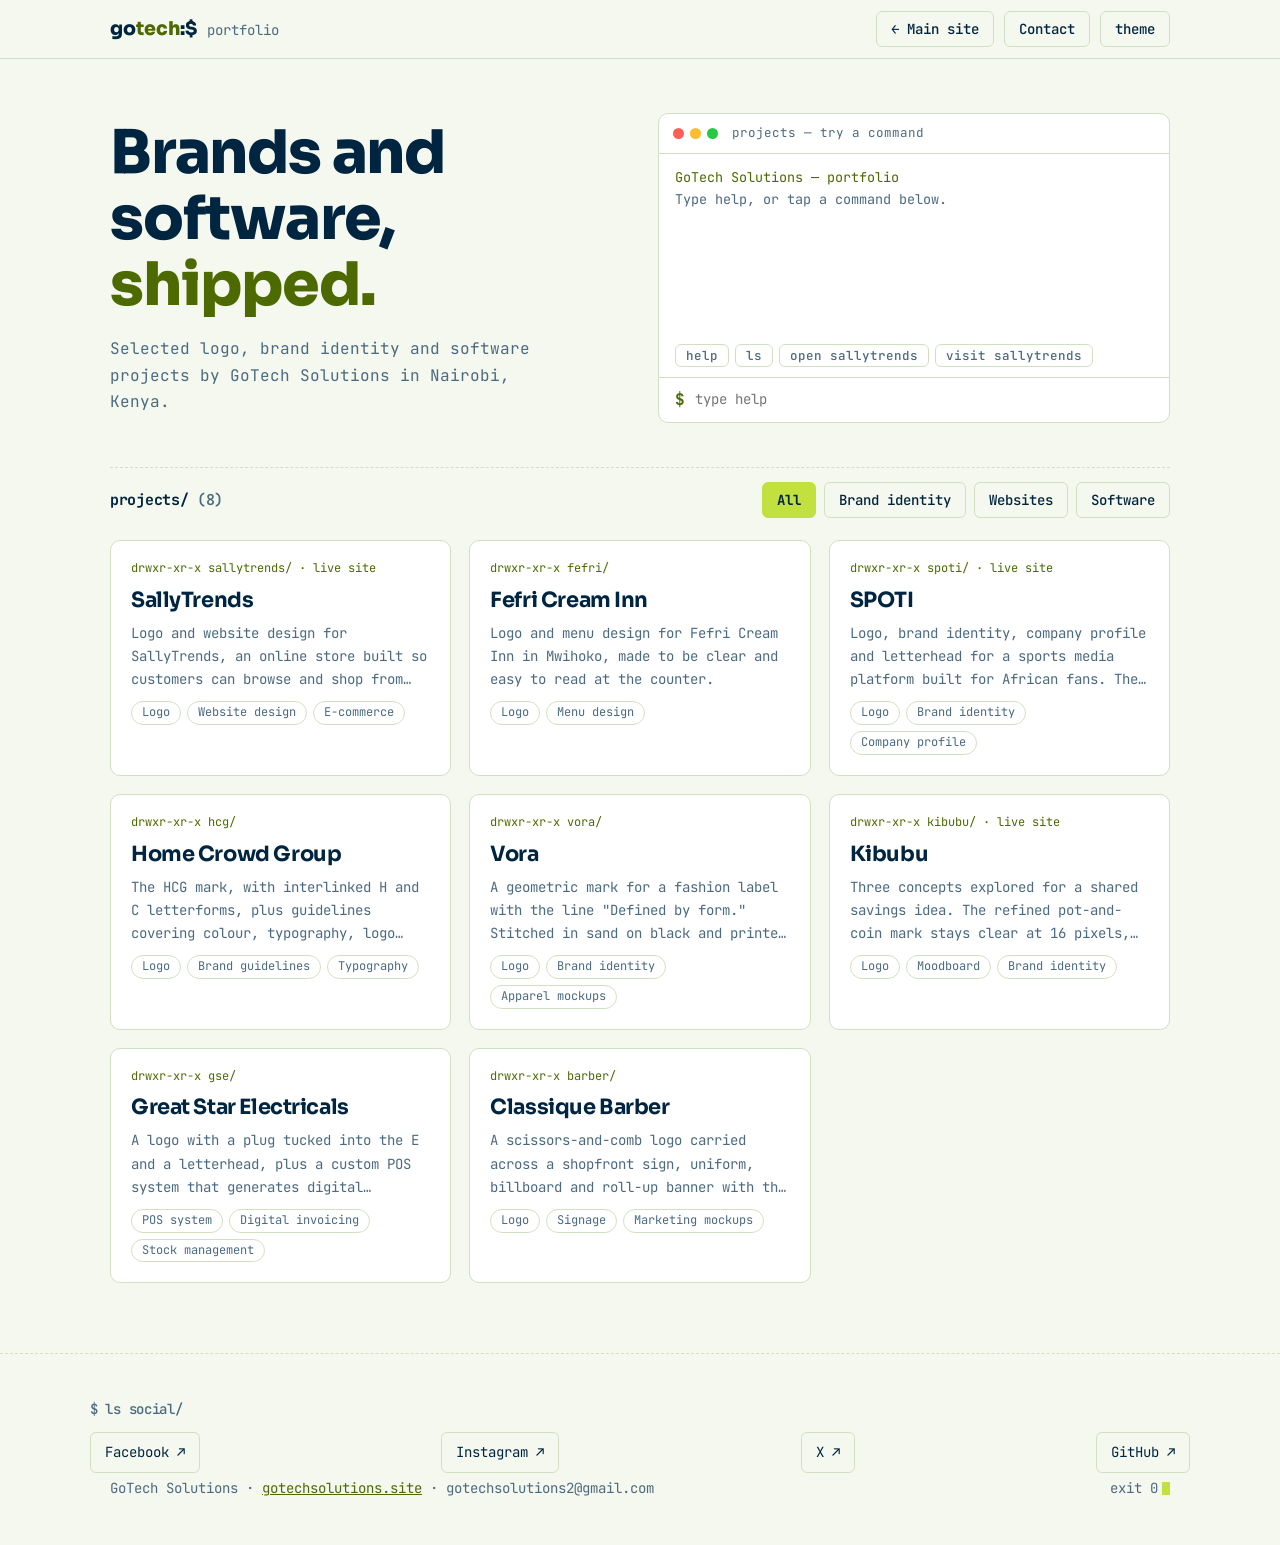
<file: portfolio.html>
<!DOCTYPE html>
<html lang="en">
<head>
<meta charset="utf-8">
<meta name="viewport" content="width=device-width, initial-scale=1, viewport-fit=cover">
<title>GoTech Solutions — Portfolio</title>
<meta name="description" content="Portfolio of logo, brand identity and software projects by GoTech Solutions, Nairobi.">
<link rel="preconnect" href="https://fonts.googleapis.com">
<link href="https://fonts.googleapis.com/css2?family=JetBrains+Mono:wght@400;500;700&family=Sora:wght@600;800&display=swap" rel="stylesheet">
<link rel="stylesheet" href="assets/css/portfolio.css">
</head>
<body>
<header><div class="wrap"><nav><a class="brand" href="#top">go<i>tech</i>:$<span>portfolio</span></a><span><a class="btn" href="index.html">← Main site</a> <a class="btn" href="contact.html">Contact</a> <button id="theme" aria-label="Toggle light and dark theme">theme</button></span></nav></div></header>
<main id="top" class="wrap">
<div class="hero">
<div><h1>Brands and software, <em>shipped.</em></h1><p>Selected logo, brand identity and software projects by GoTech Solutions in Nairobi, Kenya.</p></div>
<div class="term" role="region" aria-label="Interactive terminal">
<div class="bar"><s></s><s></s><s></s><span>projects — try a command</span></div>
<div id="out" aria-live="polite"></div><div class="chips" id="chips"></div>
<form class="in" id="tf" autocomplete="off"><b>$</b><input id="ti" aria-label="Terminal command" placeholder="type help" spellcheck="false" autocapitalize="off"></form>
</div></div>
<div class="bt"><h2><b>projects/</b> <span id="cnt"></span></h2><div class="filters" id="flt" role="group" aria-label="Filter projects"></div></div>
<div class="grid" id="pg"></div>
</main>
<footer><div class="wrap soc"><h2>$ ls social/</h2>
<a href="https://www.facebook.com/share/1BdiJdJWG2/" target="_blank" rel="noopener">Facebook ↗</a>
<a href="https://www.instagram.com/geoffolukaka" target="_blank" rel="noopener">Instagram ↗</a>
<a href="https://x.com/GotechSolutionz" target="_blank" rel="noopener">X ↗</a>
<a href="https://github.com/geoolukaka" target="_blank" rel="noopener">GitHub ↗</a>
</div>
<div class="wrap"><span>GoTech Solutions · <a href="index.html">gotechsolutions.site</a> · gotechsolutions2@gmail.com</span><span>exit 0<i class="cur"></i></span></div></footer>

<dialog id="dg" aria-label="Project details"><div class="d">
<img class="big" id="db" alt="" hidden><div class="th" id="dth"></div>
<h3 id="dt"></h3><div class="tags" id="dc"></div><p id="dd"></p><blockquote id="dq" hidden></blockquote>
<div class="nv"><div class="row"><button id="pv">← Prev</button> <button id="nx">Next →</button></div><span><a class="btn p" id="dl" target="_blank" rel="noopener" hidden>Visit website ↗</a> <button class="p" id="dx">Close</button></span></div>
</div></dialog>

<script src="assets/js/projects.js"></script>
<script src="assets/js/portfolio.js"></script>
</body>
</html>
</file>
<file: assets/css/portfolio.css>
/* GoTech Solutions - portfolio page styles */
:root {
  --bg:#002540;
  --panel:#00304f;
  --ink:#e9f2f8;
  --mute:#8fb0c6;
  --line:#0f4b70;
  --acc:#c2e13e;
  --accx:#c2e13e;
  --on:#002540;
  box-sizing:border-box;
  padding-top:env(safe-area-inset-top,0px);
  padding-bottom:env(safe-area-inset-bottom,0px);
}

@media (prefers-color-scheme:light) {
  :root:not([data-theme="dark"]) {
    --bg:#f5f8ee;
    --panel:#fff;
    --ink:#002540;
    --mute:#4b6a80;
    --line:#d3dfc3;
    --accx:#4d6a00;
  }
}

:root[data-theme="light"] {
  --bg:#f5f8ee;
  --panel:#fff;
  --ink:#002540;
  --mute:#4b6a80;
  --line:#d3dfc3;
  --accx:#4d6a00;
}

html {
  scroll-behavior:smooth;
  scroll-padding-top:calc(env(safe-area-inset-top,0px) + 70px);
}

*,*::before,*::after {
  box-sizing:border-box;
}

body {
  margin:0;
  background:var(--bg);
  color:var(--ink);
  font:400 16px/1.65 "JetBrains Mono",ui-monospace,Menlo,monospace;
}

h1,h2,h3 {
  font-family:Sora,"JetBrains Mono",sans-serif;
  margin:0;
  letter-spacing:-.02em;
  line-height:1.1;
}

a {
  color:var(--accx);
}

:focus-visible {
  outline:2px solid var(--acc);
  outline-offset:3px;
}

.wrap {
  max-width:1100px;
  margin:0 auto;
  padding:0 20px;
}

header {
  position:sticky;
  top:env(safe-area-inset-top,0px);
  z-index:20;
  background:color-mix(in srgb,var(--bg) 90%,transparent);
  backdrop-filter:blur(10px);
  border-bottom:1px solid var(--line);
}

nav {
  display:flex;
  justify-content:space-between;
  align-items:center;
  height:58px;
}

.brand {
  font:800 19px Sora,sans-serif;
  color:var(--ink);
  text-decoration:none;
}

.brand i {
  font-style:normal;
  color:var(--accx);
}

.brand span {
  font:400 14px "JetBrains Mono",monospace;
  color:var(--mute);
  margin-left:10px;
}

button,.btn {
  font:500 14px "JetBrains Mono",monospace;
  cursor:pointer;
  border-radius:6px;
  padding:8px 14px;
  border:1px solid var(--line);
  background:none;
  color:var(--ink);
  text-decoration:none;
  display:inline-block;
}

button:hover,.btn:hover {
  border-color:var(--acc);
}

.p {
  background:var(--acc);
  color:var(--on);
  border-color:var(--acc);
  font-weight:700;
}

.hero {
  display:grid;
  grid-template-columns:1fr 1fr;
  gap:36px;
  align-items:center;
  padding:54px 0 44px;
}

.hero h1 {
  font-size:clamp(34px,5.2vw,60px);
  font-weight:800;
}

.hero h1 em {
  font-style:normal;
  color:var(--accx);
}

.hero p {
  color:var(--mute);
  max-width:44ch;
  margin:18px 0 0;
}

.term {
  background:var(--panel);
  border:1px solid var(--line);
  border-radius:10px;
  overflow:hidden;
}

.bar {
  display:flex;
  gap:6px;
  padding:9px 14px;
  border-bottom:1px solid var(--line);
  align-items:center;
  color:var(--mute);
  font-size:12.5px;
}

.bar s {
  width:11px;
  height:11px;
  border-radius:50%;
  background:#ff5f57;
  text-decoration:none;
}

.bar s:nth-child(2) {
  background:#febc2e;
}

.bar s:nth-child(3) {
  background:#28c840;
}

.bar span {
  margin-left:8px;
}

#out {
  height:190px;
  overflow:auto;
  padding:12px 16px;
  font-size:13.5px;
  white-space:pre-wrap;
  word-break:break-word;
}

#out .c {
  color:var(--accx);
}

#out .m {
  color:var(--mute);
}

.chips {
  display:flex;
  gap:6px;
  flex-wrap:wrap;
  padding:0 16px 10px;
}

.chips button {
  padding:2px 10px;
  font-size:12.5px;
  color:var(--mute);
}

.in {
  display:flex;
  gap:8px;
  padding:9px 16px;
  border-top:1px solid var(--line);
  align-items:center;
}

.in b {
  color:var(--accx);
}

.in input {
  flex:1;
  min-width:0;
  background:none;
  border:0;
  color:var(--ink);
  font:inherit;
  font-size:14px;
  outline:0;
}

.bt {
  display:flex;
  justify-content:space-between;
  align-items:center;
  gap:12px;
  flex-wrap:wrap;
  padding:14px 0 22px;
  border-top:1px dashed var(--line);
}

.bt h2 {
  font-size:15px;
  font-weight:600;
  font-family:"JetBrains Mono",monospace;
  color:var(--mute);
}

.bt h2 b {
  color:var(--ink);
}

.filters {
  display:flex;
  gap:8px;
  flex-wrap:wrap;
}

.filters button[aria-pressed=true] {
  background:var(--acc);
  color:var(--on);
  border-color:var(--acc);
  font-weight:700;
}

.grid {
  display:grid;
  grid-template-columns:repeat(auto-fill,minmax(310px,1fr));
  gap:18px;
  padding-bottom:70px;
}

.card {
  border-top:3px solid var(--acc);
  background:var(--panel);
  border:1px solid var(--line);
  border-radius:10px;
  overflow:hidden;
  text-align:left;
  font:inherit;
  color:inherit;
  padding:0;
  cursor:pointer;
  display:flex;
  flex-direction:column;
  transition:border-color .2s,transform .2s;
}

.card:hover {
  border-color:var(--acc);
  transform:translateY(-3px);
}

.card img {
  width:100%;
  height:220px;
  object-fit:cover;
  display:block;
  border-bottom:1px solid var(--line);
}

.card>div {
  padding:18px 20px 20px;
  display:grid;
  gap:10px;
}

.card p {
  display:-webkit-box;
  -webkit-line-clamp:3;
  -webkit-box-orient:vertical;
  overflow:hidden;
}

.card h3 {
  font-size:21px;
}

.card p {
  margin:0;
  color:var(--mute);
  font-size:14px;
}

.tags {
  display:flex;
  gap:6px;
  flex-wrap:wrap;
}

.tags span {
  font-size:12px;
  border:1px solid var(--line);
  border-radius:99px;
  padding:1px 10px;
  color:var(--mute);
}

.card .perm {
  font-size:12px;
  color:var(--accx);
}

dialog {
  width:min(940px,95vw);
  max-height:92vh;
  background:var(--panel);
  color:var(--ink);
  border:1px solid var(--acc);
  border-radius:12px;
  padding:0;
  overflow:auto;
}

dialog::backdrop {
  background:rgba(0,10,20,.75);
}

.d {
  padding:22px;
  display:grid;
  gap:14px;
}

.big {
  width:100%;
  max-height:56vh;
  object-fit:contain;
  background:var(--bg);
  border-radius:8px;
  border:1px solid var(--line);
}

.th {
  display:flex;
  gap:8px;
  flex-wrap:wrap;
}

.th button {
  padding:0;
  width:64px;
  height:48px;
  overflow:hidden;
}

.th button[aria-current=true] {
  border-color:var(--acc);
}

.th img {
  width:100%;
  height:100%;
  object-fit:cover;
}

.d h3 {
  font-size:28px;
}

.d p {
  margin:0;
  color:var(--mute);
  max-width:70ch;
}

.d blockquote {
  margin:0;
  border-left:2px solid var(--acc);
  padding-left:14px;
}

.d blockquote b {
  display:block;
  color:var(--accx);
  font-weight:500;
  margin-top:4px;
}

.nv {
  display:flex;
  justify-content:space-between;
  gap:10px;
  flex-wrap:wrap;
}

.soc {
  display:flex;
  gap:10px;
  flex-wrap:wrap;
  padding:22px 0 4px;
  border-top:1px dashed var(--line);
}

.soc h2 {
  font:500 14px "JetBrains Mono",monospace;
  color:var(--mute);
  width:100%;
  margin:0 0 4px;
}

.soc a {
  border:1px solid var(--line);
  border-radius:6px;
  padding:8px 14px;
  font-size:14px;
  text-decoration:none;
  color:var(--ink);
}

.soc a:hover {
  border-color:var(--acc);
  color:var(--accx);
}

footer {
  border-top:1px dashed var(--line);
  padding:24px 0 44px;
  color:var(--mute);
  font-size:14px;
}

footer .wrap {
  display:flex;
  justify-content:space-between;
  flex-wrap:wrap;
  gap:10px;
}

.cur {
  display:inline-block;
  width:.55em;
  height:.95em;
  background:var(--acc);
  vertical-align:-.1em;
  margin-left:4px;
  animation:bl 1s steps(1) infinite;
}

@keyframes bl {
  50% {
    opacity:0;
  }
}

@media (max-width:820px) {
  .hero {
    grid-template-columns:1fr;
  }
  .brand span {
    display:none;
  }
}

@media (prefers-reduced-motion:reduce) {
  .cur {
    animation:none;
  }
  html {
    scroll-behavior:auto;
  }
  .card {
    transition:none;
  }
}

footer .soc {
  border: 0;
}
</file>
